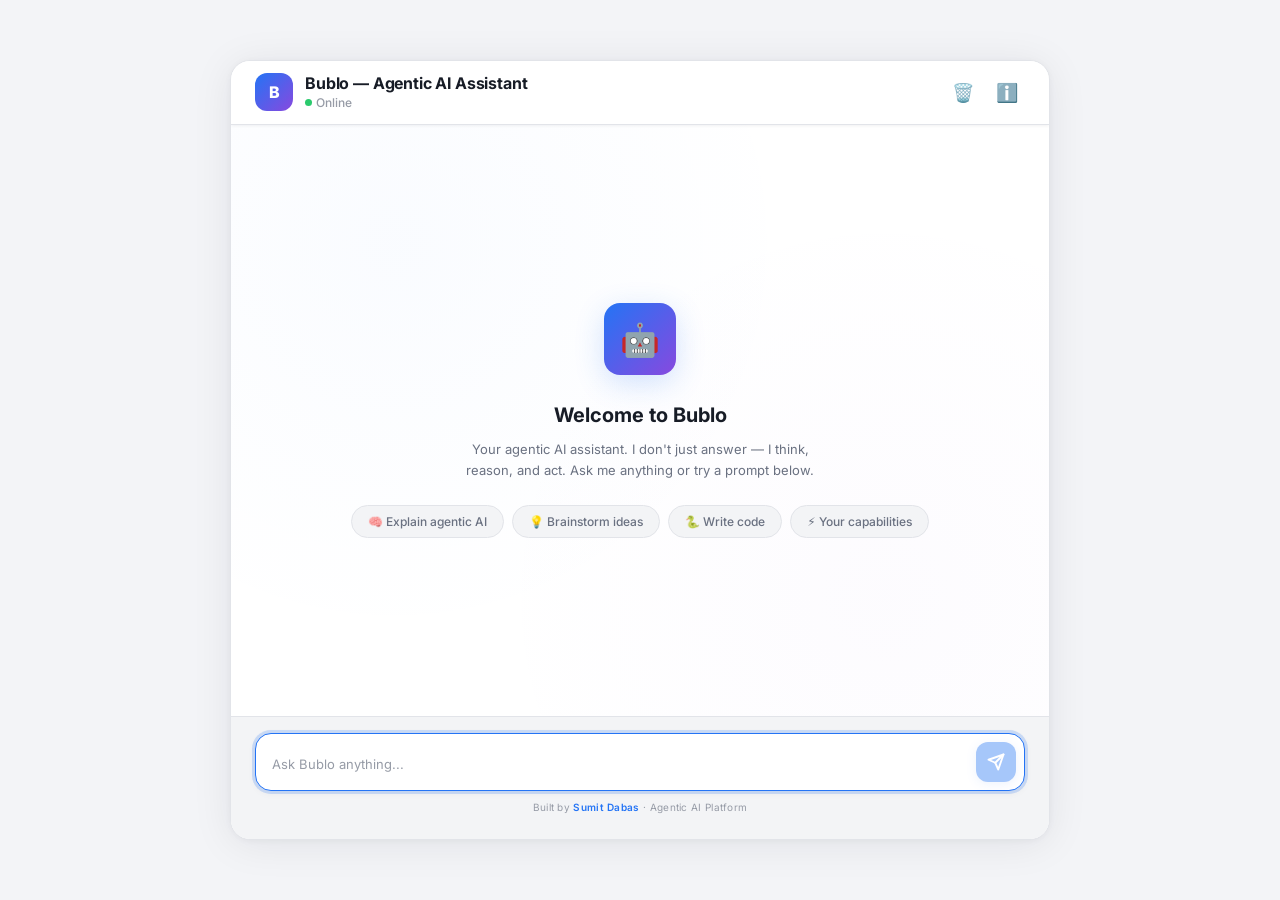
<file: bublo-chat/index.html>
<!DOCTYPE html>
<html lang="en">
<head>
  <!-- ─── Meta ──────────────────────────────────────────── -->
  <meta charset="UTF-8" />
  <meta name="viewport" content="width=device-width, initial-scale=1.0, viewport-fit=cover" />
  <title>Bublo — Your Agentic AI Assistant</title>
  <meta name="description" content="Bublo is an agentic AI assistant with real-time reasoning, multi-step task execution, and intelligent tools. Ask anything — Bublo thinks, plans, and delivers." />
  <meta name="author" content="Sumit Dabas" />

  <!-- Open Graph -->
  <meta property="og:title" content="Bublo — Your Agentic AI Assistant" />
  <meta property="og:description" content="An AI that doesn't just chat — it thinks, reasons, and acts. Try Bublo, the next-gen agentic AI assistant." />
  <meta property="og:type" content="website" />
  <meta property="og:url" content="https://chat.sumitdabas.in" />

  <!-- Favicon -->
  <link rel="icon" href="data:image/svg+xml,<svg xmlns='http://www.w3.org/2000/svg' viewBox='0 0 100 100'><text y='.9em' font-size='90'>🤖</text></svg>" />

  <!-- Stylesheet -->
  <link rel="stylesheet" href="css/styles.css" />
</head>
<body>

  <!-- ═══════════════════════════════════════════════════════
       APP WRAPPER — Centers the chat on desktop
       ═══════════════════════════════════════════════════════ -->
  <div class="app-wrapper">
    <main class="chat-app" id="chat-app">

      <!-- ── Header ──────────────────────────────────────── -->
      <header class="chat-header" id="chat-header">
        <div class="header-left">
          <div class="header-avatar" aria-hidden="true">B</div>
          <div class="header-info">
            <h1>Bublo — Agentic AI Assistant</h1>
            <div class="header-status">
              <span class="status-dot"></span>
              <span id="status-text">Online</span>
            </div>
          </div>
        </div>
        <div class="header-actions">
          <button class="header-btn" id="btn-clear" aria-label="Clear chat" title="Clear chat">
            🗑️
          </button>
          <button class="header-btn" id="btn-info" aria-label="Info" title="About Bublo">
            ℹ️
          </button>
        </div>
      </header>

      <!-- ── Chat Messages ───────────────────────────────── -->
      <div class="chat-messages" id="chat-messages">

        <!-- Welcome Screen (shown when no messages) -->
        <div class="welcome-screen" id="welcome-screen">
          <div class="welcome-icon" aria-hidden="true">🤖</div>
          <h2>Welcome to Bublo</h2>
          <p>
            Your agentic AI assistant. I don't just answer — I think, 
            reason, and act. Ask me anything or try a prompt below.
          </p>
          <div class="welcome-suggestions">
            <button class="suggestion-chip" data-message="Explain agentic AI in simple terms">
              🧠 Explain agentic AI
            </button>
            <button class="suggestion-chip" data-message="Help me brainstorm a startup idea">
              💡 Brainstorm ideas
            </button>
            <button class="suggestion-chip" data-message="Write a Python function to parse JSON from a URL">
              🐍 Write code
            </button>
            <button class="suggestion-chip" data-message="What can you do?">
              ⚡ Your capabilities
            </button>
          </div>
        </div>

      </div>

      <!-- ── Input Area ──────────────────────────────────── -->
      <div class="chat-input-area" id="chat-input-area">
        <div class="input-wrapper">
          <textarea
            id="chat-input"
            placeholder="Ask Bublo anything..."
            rows="1"
            aria-label="Chat message input"
          ></textarea>
          <button class="send-btn" id="send-btn" aria-label="Send message" disabled>
            <svg viewBox="0 0 24 24">
              <line x1="22" y1="2" x2="11" y2="13"></line>
              <polygon points="22 2 15 22 11 13 2 9 22 2"></polygon>
            </svg>
          </button>
        </div>
        <div class="powered-by">
          Built by <a href="https://sumitdabas.in" target="_blank" rel="noopener">Sumit Dabas</a> · Agentic AI Platform
        </div>
      </div>

    </main>
  </div>

  <!-- ── JavaScript ──────────────────────────────────────── -->
  <script src="js/app.js"></script>

</body>
</html>
</file>
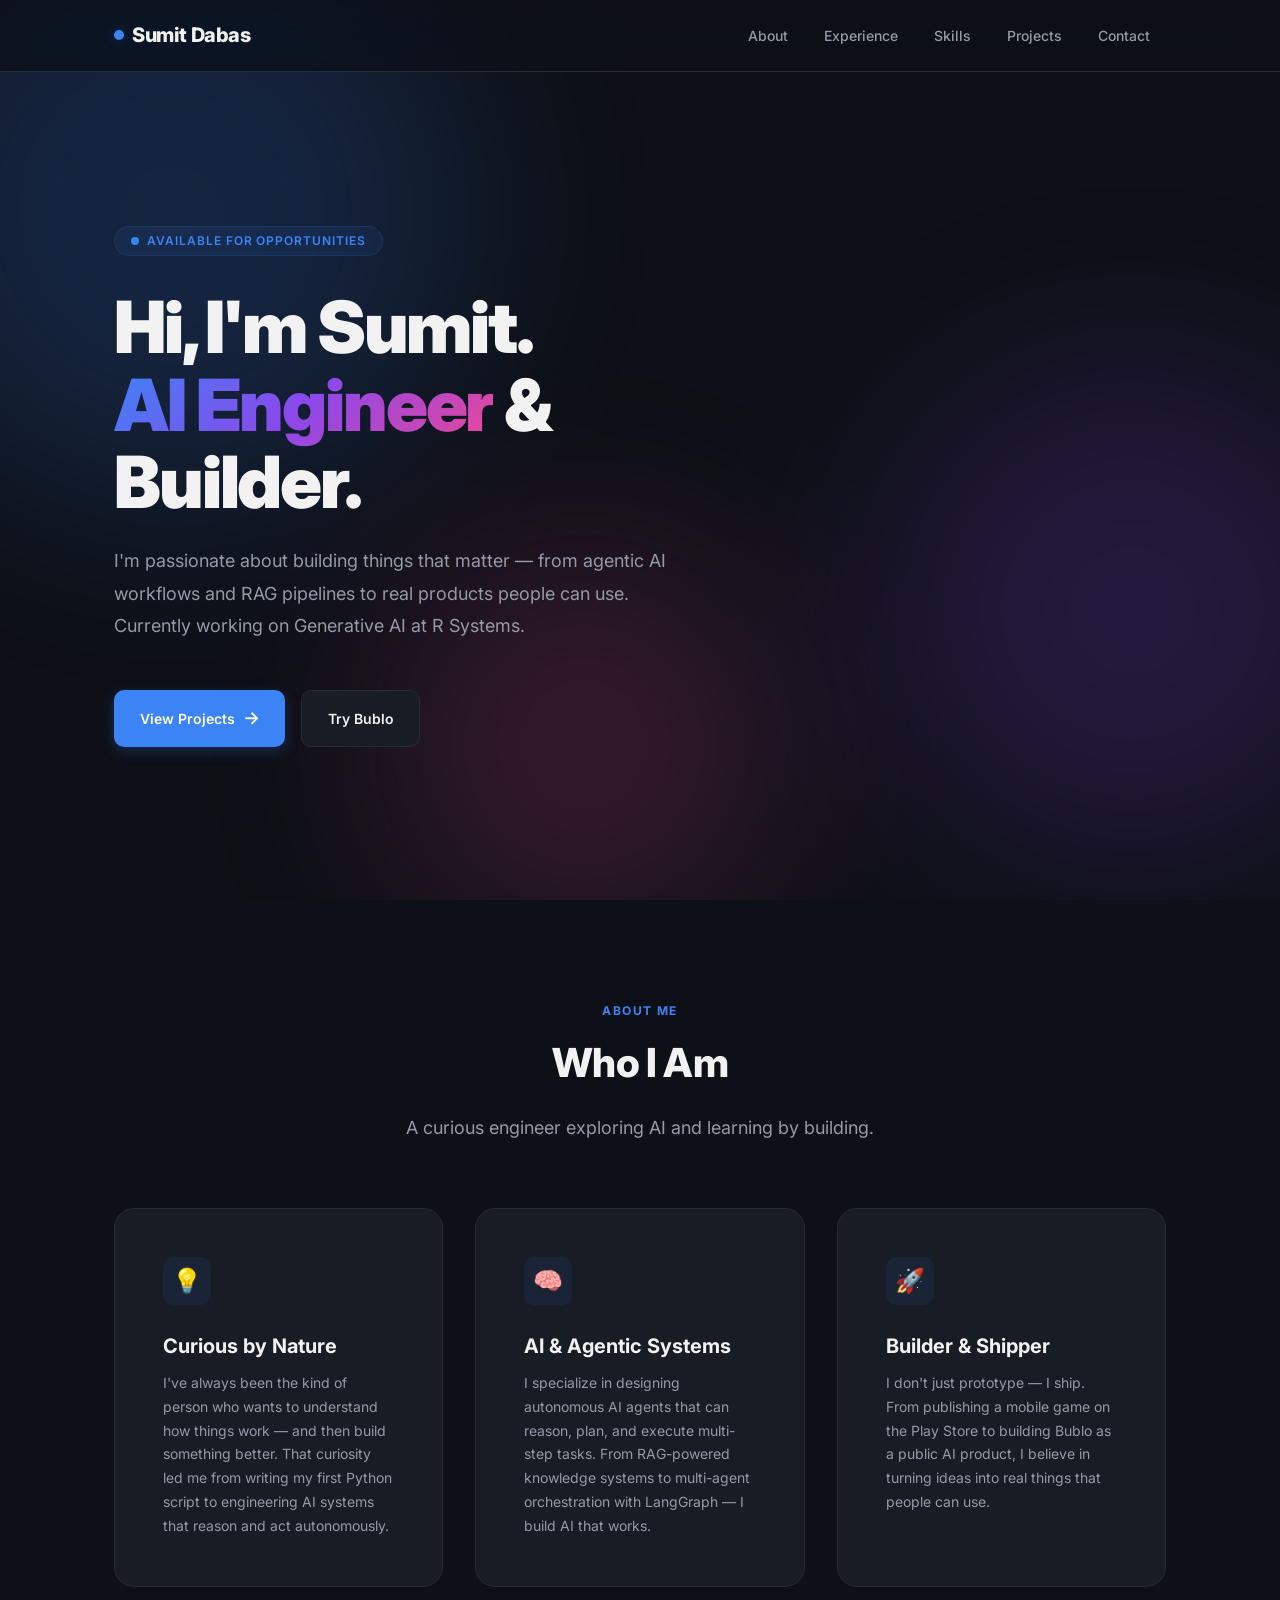
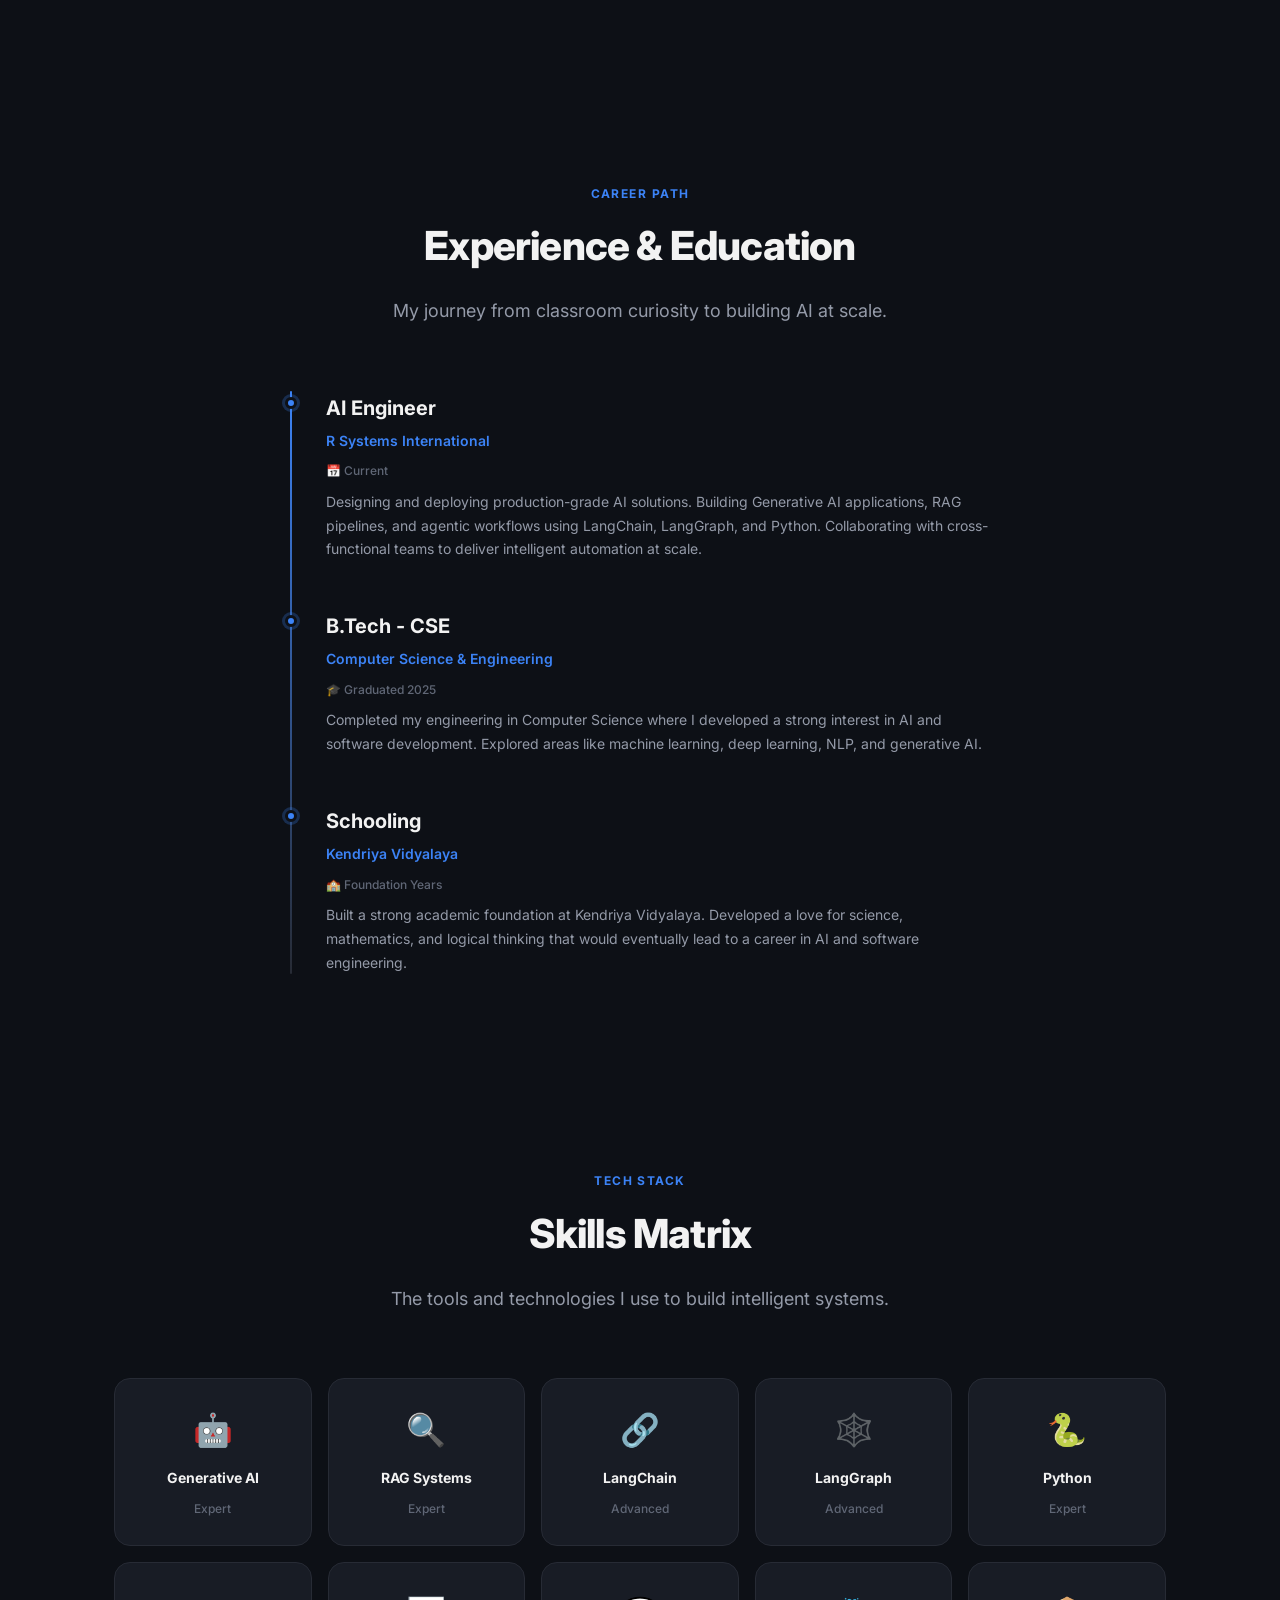
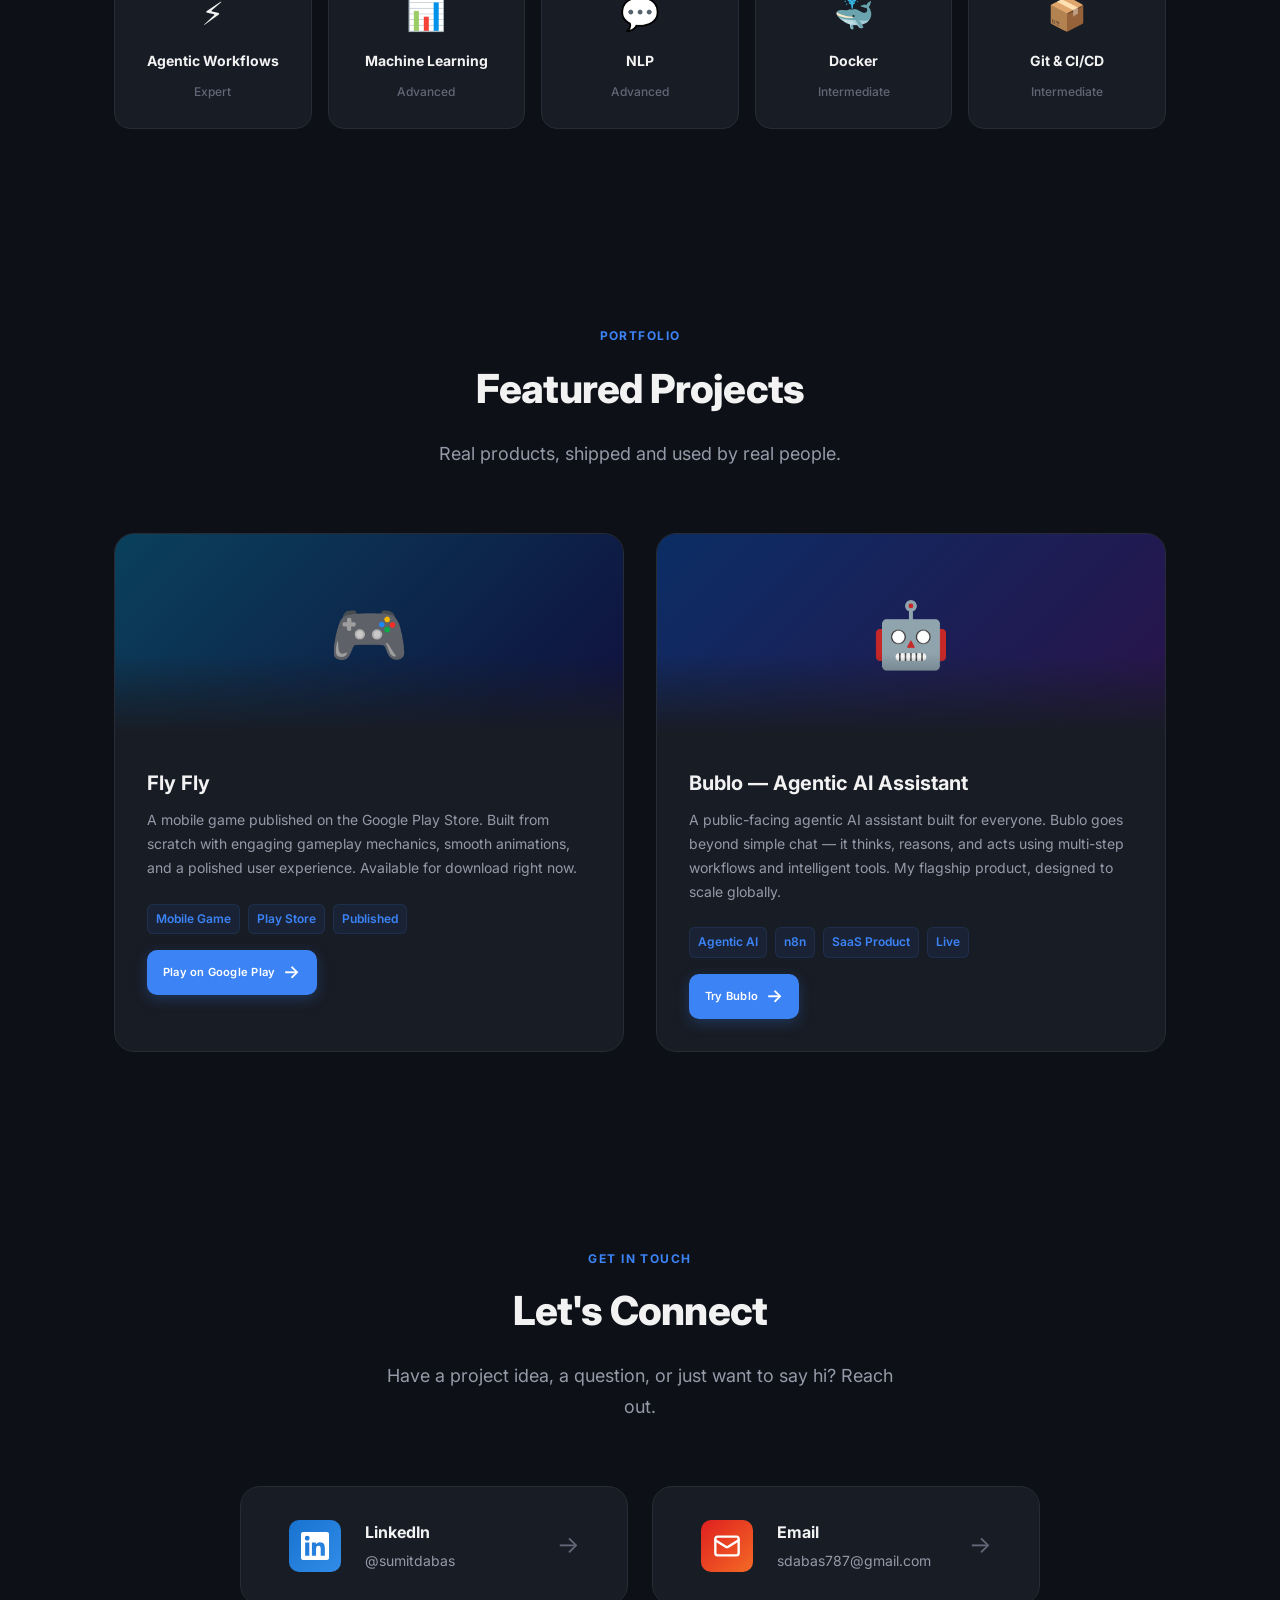
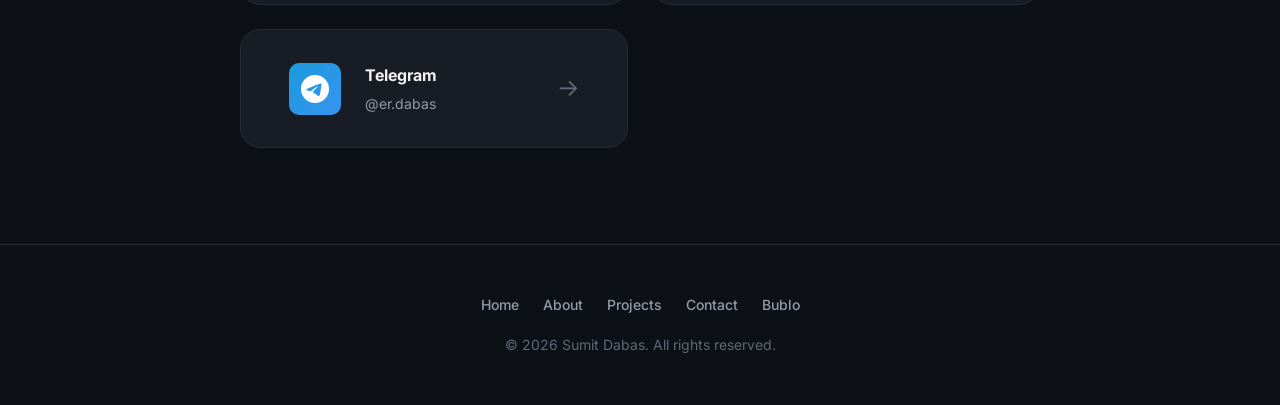
<file: portfolio/index.html>
<!DOCTYPE html>
<html lang="en">

<head>
  <!-- ─── Meta ──────────────────────────────────────────── -->
  <meta charset="UTF-8" />
  <meta name="viewport" content="width=device-width, initial-scale=1.0" />
  <title>Sumit Dabas — AI Engineer</title>
  <meta name="description"
    content="Sumit Dabas is an AI Engineer building agentic AI workflows, RAG pipelines, and intelligent products like Bublo." />
  <meta name="author" content="Sumit Dabas" />
  <meta name="keywords"
    content="Sumit Dabas, AI Engineer, Generative AI, LangChain, LangGraph, RAG, Python, Agentic Workflows, Bublo" />

  <!-- Open Graph -->
  <meta property="og:title" content="Sumit Dabas — AI Engineer" />
  <meta property="og:description"
    content="AI Engineer building agentic AI products, RAG pipelines, and intelligent automation." />
  <meta property="og:type" content="website" />
  <meta property="og:url" content="https://sumitdabas.in" />

  <!-- Favicon (emoji fallback) -->
  <link rel="icon"
    href="data:image/svg+xml,<svg xmlns='http://www.w3.org/2000/svg' viewBox='0 0 100 100'><text y='.9em' font-size='90'>⚡</text></svg>" />

  <!-- Stylesheet -->
  <link rel="stylesheet" href="css/styles.css" />
</head>

<body>

  <!-- ═══════════════════════════════════════════════════════
       ANIMATED BACKGROUND ORBS
       ═══════════════════════════════════════════════════════ -->
  <div class="bg-orbs" aria-hidden="true">
    <div class="orb"></div>
    <div class="orb"></div>
    <div class="orb"></div>
  </div>

  <!-- ═══════════════════════════════════════════════════════
       NAVIGATION
       ═══════════════════════════════════════════════════════ -->
  <nav class="navbar" id="navbar">
    <div class="container">
      <a href="#" class="nav-logo">
        <span class="logo-dot"></span>
        Sumit Dabas
      </a>

      <ul class="nav-links" id="nav-links">
        <li><a href="#about">About</a></li>
        <li><a href="#experience">Experience</a></li>
        <li><a href="#skills">Skills</a></li>
        <li><a href="#projects">Projects</a></li>
        <li><a href="#contact">Contact</a></li>
      </ul>

      <button class="nav-toggle" id="nav-toggle" aria-label="Toggle navigation">
        <span></span>
        <span></span>
        <span></span>
      </button>
    </div>
  </nav>

  <!-- ═══════════════════════════════════════════════════════
       HERO SECTION
       ═══════════════════════════════════════════════════════ -->
  <section class="hero" id="hero">
    <div class="container">
      <div class="hero-content">

        <!-- Badge -->
        <div class="hero-badge">Available for opportunities</div>

        <!-- Heading -->
        <h1>
          Hi, I'm Sumit.<br />
          <span class="gradient-text">AI Engineer</span> &<br />
          Builder.
        </h1>

        <!-- Description -->
        <p class="hero-description">
          I'm passionate about building things that matter — from agentic
          AI workflows and RAG pipelines to real products people can use.
          Currently working on Generative AI at R Systems.
        </p>

        <!-- Actions -->
        <div class="hero-actions">
          <a href="#projects" class="btn btn-primary" id="hero-cta-projects">
            View Projects
            <span class="btn-icon">→</span>
          </a>
          <a href="https://chat.sumitdabas.in" class="btn btn-secondary" id="hero-cta-bublo" target="_blank"
            rel="noopener">
            Try Bublo
          </a>
        </div>

      </div>
    </div>
  </section>

  <!-- ═══════════════════════════════════════════════════════
       ABOUT SECTION
       ═══════════════════════════════════════════════════════ -->
  <section class="section" id="about">
    <div class="container">
      <header class="section-header reveal">
        <span class="section-label">About Me</span>
        <h2 class="section-title">Who I Am</h2>
        <p class="section-subtitle">
          A curious engineer exploring AI and learning by building.
        </p>
      </header>

      <div class="about-grid">
        <!-- Card 1: Background -->
        <div class="bio-card reveal" id="about-background">
          <div class="bio-card-icon">💡</div>
          <h3>Curious by Nature</h3>
          <p>
            I've always been the kind of person who wants to understand how
            things work — and then build something better. That curiosity
            led me from writing my first Python script to engineering AI
            systems that reason and act autonomously.
          </p>
        </div>

        <!-- Card 2: AI Focus -->
        <div class="bio-card reveal" id="about-ai">
          <div class="bio-card-icon">🧠</div>
          <h3>AI & Agentic Systems</h3>
          <p>
            I specialize in designing autonomous AI agents that can reason,
            plan, and execute multi-step tasks. From RAG-powered knowledge
            systems to multi-agent orchestration with LangGraph — I build
            AI that works.
          </p>
        </div>

        <!-- Card 3: Builder -->
        <div class="bio-card reveal" id="about-builder">
          <div class="bio-card-icon">🚀</div>
          <h3>Builder & Shipper</h3>
          <p>
            I don't just prototype — I ship. From publishing a mobile game
            on the Play Store to building Bublo as a public AI product, I
            believe in turning ideas into real things that people can use.
          </p>
        </div>
      </div>
    </div>
  </section>

  <!-- ═══════════════════════════════════════════════════════
       EXPERIENCE & EDUCATION
       ═══════════════════════════════════════════════════════ -->
  <section class="section" id="experience">
    <div class="container">
      <header class="section-header reveal">
        <span class="section-label">Career Path</span>
        <h2 class="section-title">Experience & Education</h2>
        <p class="section-subtitle">
          My journey from classroom curiosity to building AI at scale.
        </p>
      </header>

      <div class="timeline reveal">
        <!-- Timeline Item 1 -->
        <div class="timeline-item" id="exp-rsystems">
          <div class="timeline-dot"></div>
          <h3>AI Engineer</h3>
          <div class="org">R Systems International</div>
          <div class="date">📅 Current</div>
          <p>
            Designing and deploying production-grade AI solutions.
            Building Generative AI applications, RAG pipelines, and
            agentic workflows using LangChain, LangGraph, and Python.
            Collaborating with cross-functional teams to deliver
            intelligent automation at scale.
          </p>
        </div>

        <!-- Timeline Item 2 -->
        <div class="timeline-item" id="exp-education">
          <div class="timeline-dot"></div>
          <h3>B.Tech - CSE</h3>
          <div class="org">Computer Science & Engineering</div>
          <div class="date">🎓 Graduated 2025</div>
          <p>
            Completed my engineering in Computer Science where I developed
            a strong interest in AI and software development. Explored
            areas like machine learning, deep learning, NLP, and generative AI.
          </p>
        </div>

        <!-- Timeline Item 3 -->
        <div class="timeline-item" id="exp-schooling">
          <div class="timeline-dot"></div>
          <h3>Schooling</h3>
          <div class="org">Kendriya Vidyalaya</div>
          <div class="date">🏫 Foundation Years</div>
          <p>
            Built a strong academic foundation at Kendriya Vidyalaya.
            Developed a love for science, mathematics, and logical
            thinking that would eventually lead to a career in AI
            and software engineering.
          </p>
        </div>
      </div>
    </div>
  </section>

  <!-- ═══════════════════════════════════════════════════════
       SKILLS MATRIX
       ═══════════════════════════════════════════════════════ -->
  <section class="section" id="skills">
    <div class="container">
      <header class="section-header reveal">
        <span class="section-label">Tech Stack</span>
        <h2 class="section-title">Skills Matrix</h2>
        <p class="section-subtitle">
          The tools and technologies I use to build intelligent systems.
        </p>
      </header>

      <div class="skills-grid reveal">
        <div class="skill-card" id="skill-genai">
          <span class="skill-icon">🤖</span>
          <h4>Generative AI</h4>
          <span class="skill-level">Expert</span>
        </div>

        <div class="skill-card" id="skill-rag">
          <span class="skill-icon">🔍</span>
          <h4>RAG Systems</h4>
          <span class="skill-level">Expert</span>
        </div>

        <div class="skill-card" id="skill-langchain">
          <span class="skill-icon">🔗</span>
          <h4>LangChain</h4>
          <span class="skill-level">Advanced</span>
        </div>

        <div class="skill-card" id="skill-langgraph">
          <span class="skill-icon">🕸️</span>
          <h4>LangGraph</h4>
          <span class="skill-level">Advanced</span>
        </div>

        <div class="skill-card" id="skill-python">
          <span class="skill-icon">🐍</span>
          <h4>Python</h4>
          <span class="skill-level">Expert</span>
        </div>

        <div class="skill-card" id="skill-agentic">
          <span class="skill-icon">⚡</span>
          <h4>Agentic Workflows</h4>
          <span class="skill-level">Expert</span>
        </div>

        <div class="skill-card" id="skill-ml">
          <span class="skill-icon">📊</span>
          <h4>Machine Learning</h4>
          <span class="skill-level">Advanced</span>
        </div>

        <div class="skill-card" id="skill-nlp">
          <span class="skill-icon">💬</span>
          <h4>NLP</h4>
          <span class="skill-level">Advanced</span>
        </div>



        <div class="skill-card" id="skill-docker">
          <span class="skill-icon">🐳</span>
          <h4>Docker</h4>
          <span class="skill-level">Intermediate</span>
        </div>

        <div class="skill-card" id="skill-git">
          <span class="skill-icon">📦</span>
          <h4>Git & CI/CD</h4>
          <span class="skill-level">Intermediate</span>
        </div>
      </div>
    </div>
  </section>

  <!-- ═══════════════════════════════════════════════════════
       PROJECTS
       ═══════════════════════════════════════════════════════ -->
  <section class="section" id="projects">
    <div class="container">
      <header class="section-header reveal">
        <span class="section-label">Portfolio</span>
        <h2 class="section-title">Featured Projects</h2>
        <p class="section-subtitle">
          Real products, shipped and used by real people.
        </p>
      </header>

      <div class="projects-grid reveal">
        <!-- Project 1: Fly Fly -->
        <article class="project-card" id="project-flyfly">
          <div class="project-card-visual fly-fly">🎮</div>
          <div class="project-card-body">
            <h3>Fly Fly</h3>
            <p>
              A mobile game published on the Google Play Store. Built from
              scratch with engaging gameplay mechanics, smooth animations,
              and a polished user experience. Available for download right now.
            </p>
            <div class="project-tags">
              <span class="project-tag">Mobile Game</span>
              <span class="project-tag">Play Store</span>
              <span class="project-tag">Published</span>
            </div>
            <a href="https://play.google.com/store/apps/details?id=com.sumit.flyfly&pli=1" target="_blank"
              rel="noopener" class="btn btn-primary project-btn" id="flyfly-playstore-btn">
              Play on Google Play
              <span class="btn-icon">→</span>
            </a>
          </div>
        </article>

        <!-- Project 2: Bublo -->
        <article class="project-card" id="project-bublo">
          <div class="project-card-visual bublo-visual">🤖</div>
          <div class="project-card-body">
            <h3>Bublo — Agentic AI Assistant</h3>
            <p>
              A public-facing agentic AI assistant built for everyone. Bublo
              goes beyond simple chat — it thinks, reasons, and acts using
              multi-step workflows and intelligent tools. My flagship product,
              designed to scale globally.
            </p>
            <div class="project-tags">
              <span class="project-tag">Agentic AI</span>
              <span class="project-tag">n8n</span>
              <span class="project-tag">SaaS Product</span>
              <span class="project-tag">Live</span>
            </div>
            <a href="https://chat.sumitdabas.in" target="_blank" rel="noopener" class="btn btn-primary project-btn"
              id="bublo-try-btn">
              Try Bublo
              <span class="btn-icon">→</span>
            </a>
          </div>
        </article>
      </div>
    </div>
  </section>

  <!-- ═══════════════════════════════════════════════════════
       CONTACT SECTION
       ═══════════════════════════════════════════════════════ -->
  <section class="section" id="contact">
    <div class="container">
      <header class="section-header reveal">
        <span class="section-label">Get in Touch</span>
        <h2 class="section-title">Let's Connect</h2>
        <p class="section-subtitle">
          Have a project idea, a question, or just want to say hi? Reach out.
        </p>
      </header>

      <div class="contact-grid reveal">
        <!-- LinkedIn -->
        <a href="https://www.linkedin.com/in/sumitdabas" target="_blank" rel="noopener" class="contact-card"
          id="contact-linkedin">
          <div class="contact-card-icon linkedin-icon">
            <svg viewBox="0 0 24 24" fill="currentColor" width="28" height="28">
              <path
                d="M20.447 20.452h-3.554v-5.569c0-1.328-.027-3.037-1.852-3.037-1.853 0-2.136 1.445-2.136 2.939v5.667H9.351V9h3.414v1.561h.046c.477-.9 1.637-1.85 3.37-1.85 3.601 0 4.267 2.37 4.267 5.455v6.286zM5.337 7.433a2.062 2.062 0 01-2.063-2.065 2.064 2.064 0 112.063 2.065zm1.782 13.019H3.555V9h3.564v11.452zM22.225 0H1.771C.792 0 0 .774 0 1.729v20.542C0 23.227.792 24 1.771 24h20.451C23.2 24 24 23.227 24 22.271V1.729C24 .774 23.2 0 22.222 0h.003z" />
            </svg>
          </div>
          <div class="contact-card-body">
            <h3>LinkedIn</h3>
            <p>@sumitdabas</p>
          </div>
          <span class="contact-arrow">→</span>
        </a>

        <!-- Email -->
        <a href="mailto:sdabas787@gmail.com" class="contact-card" id="contact-email">
          <div class="contact-card-icon email-icon">
            <svg viewBox="0 0 24 24" fill="none" stroke="currentColor" stroke-width="2" stroke-linecap="round"
              stroke-linejoin="round" width="28" height="28">
              <rect x="2" y="4" width="20" height="16" rx="2" />
              <path d="m22 7-8.97 5.7a1.94 1.94 0 0 1-2.06 0L2 7" />
            </svg>
          </div>
          <div class="contact-card-body">
            <h3>Email</h3>
            <p>sdabas787@gmail.com</p>
          </div>
          <span class="contact-arrow">→</span>
        </a>

        <!-- Telegram -->
        <a href="https://t.me/er.dabas" target="_blank" rel="noopener" class="contact-card" id="contact-telegram">
          <div class="contact-card-icon telegram-icon">
            <svg viewBox="0 0 24 24" fill="currentColor" width="28" height="28">
              <path
                d="M11.944 0A12 12 0 0 0 0 12a12 12 0 0 0 12 12 12 12 0 0 0 12-12A12 12 0 0 0 12 0a12 12 0 0 0-.056 0zm4.962 7.224c.1-.002.321.023.465.14a.506.506 0 0 1 .171.325c.016.093.036.306.02.472-.18 1.898-.962 6.502-1.36 8.627-.168.9-.499 1.201-.82 1.23-.696.065-1.225-.46-1.9-.902-1.056-.693-1.653-1.124-2.678-1.8-1.185-.78-.417-1.21.258-1.91.177-.184 3.247-2.977 3.307-3.23.007-.032.014-.15-.056-.212s-.174-.041-.249-.024c-.106.024-1.793 1.14-5.061 3.345-.48.33-.913.49-1.302.48-.428-.008-1.252-.241-1.865-.44-.752-.245-1.349-.374-1.297-.789.027-.216.325-.437.893-.663 3.498-1.524 5.83-2.529 6.998-3.014 3.332-1.386 4.025-1.627 4.476-1.635z" />
            </svg>
          </div>
          <div class="contact-card-body">
            <h3>Telegram</h3>
            <p>@er.dabas</p>
          </div>
          <span class="contact-arrow">→</span>
        </a>
      </div>
    </div>
  </section>

  <!-- ═══════════════════════════════════════════════════════
       FOOTER
       ═══════════════════════════════════════════════════════ -->
  <footer class="footer">
    <div class="container">
      <div class="footer-links">
        <a href="#hero">Home</a>
        <a href="#about">About</a>
        <a href="#projects">Projects</a>
        <a href="#contact">Contact</a>
        <a href="https://chat.sumitdabas.in" target="_blank" rel="noopener">Bublo</a>
      </div>
      <p>&copy; 2026 Sumit Dabas. All rights reserved.</p>
    </div>
  </footer>

  <!-- ═══════════════════════════════════════════════════════
       JAVASCRIPT — Inline (single-page, no build step)
       ═══════════════════════════════════════════════════════ -->
  <script>
    /**
     * ── Navigation: Scroll Shadow & Active Link ──
     */
    (() => {
      const navbar = document.getElementById('navbar');
      const sections = document.querySelectorAll('.section, .hero, .cta-section');
      const navLinks = document.querySelectorAll('.nav-links a');

      /* Add shadow on scroll */
      const onScroll = () => {
        navbar.classList.toggle('scrolled', window.scrollY > 40);

        /* Highlight active section link */
        let current = '';
        sections.forEach(sec => {
          const top = sec.offsetTop - 120;
          if (window.scrollY >= top) current = sec.getAttribute('id');
        });
        navLinks.forEach(link => {
          link.classList.toggle(
            'active',
            link.getAttribute('href') === `#${current}`
          );
        });
      };
      window.addEventListener('scroll', onScroll, { passive: true });
      onScroll();
    })();

    /**
     * ── Mobile Menu Toggle ──
     */
    (() => {
      const toggle = document.getElementById('nav-toggle');
      const links = document.getElementById('nav-links');

      toggle.addEventListener('click', () => {
        toggle.classList.toggle('active');
        links.classList.toggle('open');
      });

      /* Close menu on link click */
      links.querySelectorAll('a').forEach(link =>
        link.addEventListener('click', () => {
          toggle.classList.remove('active');
          links.classList.remove('open');
        })
      );
    })();

    /**
     * ── Scroll Reveal ──
     * Uses IntersectionObserver for performant animations.
     */
    (() => {
      const reveals = document.querySelectorAll('.reveal');
      const observer = new IntersectionObserver(
        entries => entries.forEach(entry => {
          if (entry.isIntersecting) {
            entry.target.classList.add('visible');
            observer.unobserve(entry.target);
          }
        }),
        { threshold: 0.15, rootMargin: '0px 0px -40px 0px' }
      );
      reveals.forEach(el => observer.observe(el));
    })();

    /**
     * ── Card Mouse-follow Glow ──
     */
    (() => {
      document.querySelectorAll('.bio-card').forEach(card => {
        card.addEventListener('mousemove', e => {
          const rect = card.getBoundingClientRect();
          card.style.setProperty('--mouse-x', `${e.clientX - rect.left}px`);
          card.style.setProperty('--mouse-y', `${e.clientY - rect.top}px`);
        });
      });
    })();
  </script>

</body>

</html>
</file>
<file: bublo-chat/css/styles.css>
/* ============================================================
   BUBLO — Agentic AI Assistant Chat UI
   Premium SaaS-style chat interface
   Light theme with soft grays and brand blue
   ============================================================ */

/* ── Google Fonts ─────────────────────────────────────────── */
@import url('https://fonts.googleapis.com/css2?family=Inter:wght@300;400;500;600;700;800&display=swap');

/* ── Design Tokens ────────────────────────────────────────── */
:root {
  /* Background layers */
  --clr-bg-page:       hsl(220, 20%, 96%);
  --clr-bg-app:        hsl(0, 0%, 100%);
  --clr-bg-header:     hsl(0, 0%, 100%);
  --clr-bg-input:      hsl(0, 0%, 100%);
  --clr-bg-input-area: hsl(220, 14%, 96%);

  /* Brand blue */
  --clr-brand:         hsl(217, 91%, 55%);
  --clr-brand-hover:   hsl(217, 91%, 48%);
  --clr-brand-light:   hsl(217, 91%, 95%);
  --clr-brand-glow:    hsla(217, 91%, 55%, .20);

  /* Neutrals */
  --clr-text-primary:   hsl(222, 25%, 12%);
  --clr-text-secondary: hsl(222, 10%, 46%);
  --clr-text-muted:     hsl(222, 8%, 62%);
  --clr-border:         hsl(220, 13%, 90%);
  --clr-border-focus:   var(--clr-brand);

  /* Bubbles */
  --clr-bubble-user:    var(--clr-brand);
  --clr-bubble-user-text: #fff;
  --clr-bubble-bot:     hsl(220, 14%, 95%);
  --clr-bubble-bot-text: var(--clr-text-primary);

  /* Typography */
  --ff-sans: 'Inter', system-ui, -apple-system, sans-serif;
  --fs-xs:   .75rem;
  --fs-sm:   .8125rem;
  --fs-base: .9375rem;
  --fs-md:   1rem;
  --fs-lg:   1.125rem;
  --fs-xl:   1.25rem;

  /* Spacing */
  --sp-xs:  .25rem;
  --sp-sm:  .5rem;
  --sp-md:  .75rem;
  --sp-lg:  1rem;
  --sp-xl:  1.5rem;
  --sp-2xl: 2rem;

  /* Radii */
  --radius-sm:  .5rem;
  --radius-md:  .75rem;
  --radius-lg:  1rem;
  --radius-xl:  1.25rem;
  --radius-bubble: 1.125rem;
  --radius-full: 9999px;

  /* Shadows */
  --shadow-app:    0 4px 40px hsla(222, 25%, 10%, .08),
                   0 1px 6px hsla(222, 25%, 10%, .04);
  --shadow-header: 0 1px 3px hsla(222, 25%, 10%, .06);
  --shadow-input:  0 2px 8px hsla(222, 25%, 10%, .05);
  --shadow-btn:    0 2px 10px var(--clr-brand-glow);

  /* Transitions */
  --ease-out: cubic-bezier(.22,1,.36,1);
  --dur-fast: 150ms;
  --dur-normal: 280ms;

  /* Layout */
  --header-h: 64px;
  --input-area-h: 80px;
  --app-max-w: 820px;
  --app-radius: 1.25rem;
}

/* ── Reset ────────────────────────────────────────────────── */
*,
*::before,
*::after {
  margin: 0; padding: 0;
  box-sizing: border-box;
}

html, body {
  height: 100%;
  overflow: hidden;
}

body {
  font-family: var(--ff-sans);
  font-size: var(--fs-base);
  line-height: 1.6;
  color: var(--clr-text-primary);
  background: var(--clr-bg-page);
  -webkit-font-smoothing: antialiased;
  -moz-osx-font-smoothing: grayscale;
}

/* ── App Shell ────────────────────────────────────────────── */
.app-wrapper {
  height: 100vh;
  display: flex;
  align-items: center;
  justify-content: center;
  padding: var(--sp-xl);
}

.chat-app {
  width: 100%;
  max-width: var(--app-max-w);
  height: min(88vh, 780px);
  display: flex;
  flex-direction: column;
  background: var(--clr-bg-app);
  border-radius: var(--app-radius);
  box-shadow: var(--shadow-app);
  overflow: hidden;
  border: 1px solid var(--clr-border);
  animation: appFadeIn .6s var(--ease-out) both;
}

@keyframes appFadeIn {
  from { opacity: 0; transform: translateY(16px) scale(.98); }
  to   { opacity: 1; transform: translateY(0) scale(1); }
}

/* ── Header ───────────────────────────────────────────────── */
.chat-header {
  flex-shrink: 0;
  height: var(--header-h);
  display: flex;
  align-items: center;
  justify-content: space-between;
  padding: 0 var(--sp-xl);
  background: var(--clr-bg-header);
  border-bottom: 1px solid var(--clr-border);
  box-shadow: var(--shadow-header);
  z-index: 10;
}

.header-left {
  display: flex;
  align-items: center;
  gap: var(--sp-md);
}

.header-avatar {
  width: 38px; height: 38px;
  border-radius: var(--radius-md);
  background: linear-gradient(135deg, var(--clr-brand), hsl(265,70%,58%));
  display: flex;
  align-items: center;
  justify-content: center;
  color: #fff;
  font-weight: 800;
  font-size: var(--fs-md);
  flex-shrink: 0;
}

.header-info h1 {
  font-size: var(--fs-md);
  font-weight: 700;
  line-height: 1.3;
  letter-spacing: -.01em;
}

.header-status {
  display: flex;
  align-items: center;
  gap: var(--sp-xs);
  font-size: var(--fs-xs);
  color: var(--clr-text-muted);
  font-weight: 500;
}

.status-dot {
  width: 7px; height: 7px;
  border-radius: 50%;
  background: hsl(145, 65%, 48%);
  animation: statusPulse 2s ease-in-out infinite;
}

@keyframes statusPulse {
  0%, 100% { opacity: 1; }
  50%      { opacity: .5; }
}

.header-actions {
  display: flex;
  gap: var(--sp-sm);
}

.header-btn {
  width: 36px; height: 36px;
  display: flex;
  align-items: center;
  justify-content: center;
  border: none;
  background: transparent;
  border-radius: var(--radius-sm);
  color: var(--clr-text-muted);
  font-size: var(--fs-lg);
  cursor: pointer;
  transition: background var(--dur-fast), color var(--dur-fast);
}

.header-btn:hover {
  background: var(--clr-brand-light);
  color: var(--clr-brand);
}

/* ── Chat Area ────────────────────────────────────────────── */
.chat-messages {
  flex: 1;
  overflow-y: auto;
  padding: var(--sp-xl);
  display: flex;
  flex-direction: column;
  gap: var(--sp-lg);
  scroll-behavior: smooth;
  background:
    radial-gradient(circle at 20% 20%, hsla(217,91%,55%,.025) 0%, transparent 50%),
    radial-gradient(circle at 80% 80%, hsla(265,70%,58%,.02) 0%, transparent 50%),
    var(--clr-bg-app);
}

/* Custom scrollbar */
.chat-messages::-webkit-scrollbar { width: 5px; }
.chat-messages::-webkit-scrollbar-track { background: transparent; }
.chat-messages::-webkit-scrollbar-thumb {
  background: var(--clr-border);
  border-radius: 3px;
}
.chat-messages::-webkit-scrollbar-thumb:hover {
  background: var(--clr-text-muted);
}

/* ── Welcome Screen ───────────────────────────────────────── */
.welcome-screen {
  flex: 1;
  display: flex;
  flex-direction: column;
  align-items: center;
  justify-content: center;
  text-align: center;
  padding: var(--sp-2xl);
  animation: fadeInUp .6s var(--ease-out) .2s both;
}

.welcome-icon {
  width: 72px; height: 72px;
  border-radius: var(--radius-lg);
  background: linear-gradient(135deg, var(--clr-brand), hsl(265,70%,58%));
  display: flex;
  align-items: center;
  justify-content: center;
  font-size: 2rem;
  color: #fff;
  margin-bottom: var(--sp-xl);
  box-shadow: 0 8px 30px var(--clr-brand-glow);
}

.welcome-screen h2 {
  font-size: var(--fs-xl);
  font-weight: 700;
  margin-bottom: var(--sp-sm);
}

.welcome-screen p {
  color: var(--clr-text-secondary);
  font-size: var(--fs-sm);
  max-width: 380px;
}

.welcome-suggestions {
  display: flex;
  flex-wrap: wrap;
  gap: var(--sp-sm);
  margin-top: var(--sp-xl);
  justify-content: center;
}

.suggestion-chip {
  padding: var(--sp-sm) var(--sp-lg);
  background: var(--clr-bg-input-area);
  border: 1px solid var(--clr-border);
  border-radius: var(--radius-full);
  font-size: var(--fs-xs);
  font-weight: 500;
  color: var(--clr-text-secondary);
  cursor: pointer;
  font-family: var(--ff-sans);
  transition: all var(--dur-fast) var(--ease-out);
}

.suggestion-chip:hover {
  background: var(--clr-brand-light);
  border-color: var(--clr-brand);
  color: var(--clr-brand);
  transform: translateY(-1px);
}

/* ── Message Bubbles ──────────────────────────────────────── */
.message {
  display: flex;
  gap: var(--sp-md);
  max-width: 75%;
  animation: messageFadeIn .35s var(--ease-out) both;
}

@keyframes messageFadeIn {
  from { opacity: 0; transform: translateY(8px); }
  to   { opacity: 1; transform: translateY(0); }
}

@keyframes fadeInUp {
  from { opacity: 0; transform: translateY(20px); }
  to   { opacity: 1; transform: translateY(0); }
}

/* User messages */
.message.user {
  align-self: flex-end;
  flex-direction: row-reverse;
}

.message-avatar {
  width: 32px; height: 32px;
  border-radius: var(--radius-sm);
  display: flex;
  align-items: center;
  justify-content: center;
  flex-shrink: 0;
  font-size: var(--fs-sm);
  font-weight: 700;
}

.message.bot .message-avatar {
  background: linear-gradient(135deg, var(--clr-brand), hsl(265,70%,58%));
  color: #fff;
}

.message.user .message-avatar {
  background: hsl(220, 14%, 90%);
  color: var(--clr-text-secondary);
}

.message-content {
  display: flex;
  flex-direction: column;
  gap: var(--sp-xs);
}

.message-bubble {
  padding: var(--sp-md) var(--sp-lg);
  font-size: var(--fs-sm);
  line-height: 1.65;
  word-break: break-word;
}

.message.user .message-bubble {
  background: var(--clr-bubble-user);
  color: var(--clr-bubble-user-text);
  border-radius: var(--radius-bubble) var(--radius-bubble) var(--sp-xs) var(--radius-bubble);
}

.message.bot .message-bubble {
  background: var(--clr-bubble-bot);
  color: var(--clr-bubble-bot-text);
  border-radius: var(--radius-bubble) var(--radius-bubble) var(--radius-bubble) var(--sp-xs);
}

.message-time {
  font-size: 10px;
  color: var(--clr-text-muted);
  padding: 0 var(--sp-xs);
}

.message.user .message-time { text-align: right; }

/* ── Typing Indicator ─────────────────────────────────────── */
.typing-indicator {
  display: flex;
  gap: var(--sp-md);
  max-width: 75%;
  animation: messageFadeIn .35s var(--ease-out) both;
}

.typing-bubble {
  background: var(--clr-bubble-bot);
  border-radius: var(--radius-bubble) var(--radius-bubble) var(--radius-bubble) var(--sp-xs);
  padding: var(--sp-lg) var(--sp-xl);
  display: flex;
  align-items: center;
  gap: 5px;
}

.typing-dot {
  width: 8px; height: 8px;
  border-radius: 50%;
  background: var(--clr-text-muted);
  animation: typingBounce 1.4s ease-in-out infinite;
}

.typing-dot:nth-child(2) { animation-delay: .15s; }
.typing-dot:nth-child(3) { animation-delay: .3s; }

@keyframes typingBounce {
  0%, 60%, 100% { transform: translateY(0); opacity: .4; }
  30%           { transform: translateY(-6px); opacity: 1; }
}

/* ── Streaming cursor — shown while tokens arrive ────────── */
.streaming-bubble::after {
  content: '▍';
  display: inline;
  color: var(--clr-brand);
  animation: streamCursorBlink .7s steps(1) infinite;
  margin-left: 1px;
  font-weight: 300;
}

@keyframes streamCursorBlink {
  0%, 100% { opacity: 1; }
  50%      { opacity: 0; }
}

/* ── Input Area ───────────────────────────────────────────── */
.chat-input-area {
  flex-shrink: 0;
  padding: var(--sp-lg) var(--sp-xl);
  background: var(--clr-bg-input-area);
  border-top: 1px solid var(--clr-border);
}

.input-wrapper {
  display: flex;
  align-items: flex-end;
  gap: var(--sp-md);
  background: var(--clr-bg-input);
  border: 1.5px solid var(--clr-border);
  border-radius: var(--radius-lg);
  padding: var(--sp-sm) var(--sp-sm) var(--sp-sm) var(--sp-lg);
  transition: border-color var(--dur-fast) var(--ease-out),
              box-shadow var(--dur-fast) var(--ease-out);
  box-shadow: var(--shadow-input);
}

.input-wrapper:focus-within {
  border-color: var(--clr-border-focus);
  box-shadow: 0 0 0 3px var(--clr-brand-glow), var(--shadow-input);
}

#chat-input {
  flex: 1;
  border: none;
  outline: none;
  font-family: var(--ff-sans);
  font-size: var(--fs-sm);
  line-height: 1.5;
  color: var(--clr-text-primary);
  background: transparent;
  resize: none;
  min-height: 24px;
  max-height: 120px;
  padding: var(--sp-sm) 0;
}

#chat-input::placeholder {
  color: var(--clr-text-muted);
}

.send-btn {
  width: 40px; height: 40px;
  display: flex;
  align-items: center;
  justify-content: center;
  border: none;
  border-radius: var(--radius-md);
  background: var(--clr-brand);
  color: #fff;
  font-size: var(--fs-lg);
  cursor: pointer;
  flex-shrink: 0;
  transition: all var(--dur-fast) var(--ease-out);
  box-shadow: var(--shadow-btn);
}

.send-btn:hover {
  background: var(--clr-brand-hover);
  transform: scale(1.05);
}

.send-btn:active { transform: scale(.95); }

.send-btn:disabled {
  opacity: .4;
  cursor: not-allowed;
  transform: none;
}

.send-btn svg {
  width: 18px; height: 18px;
  fill: none;
  stroke: currentColor;
  stroke-width: 2.5;
  stroke-linecap: round;
  stroke-linejoin: round;
}

/* ── Powered By ───────────────────────────────────────────── */
.powered-by {
  text-align: center;
  padding: var(--sp-sm) 0;
  font-size: 10px;
  color: var(--clr-text-muted);
  letter-spacing: .03em;
}

.powered-by a {
  color: var(--clr-brand);
  text-decoration: none;
  font-weight: 600;
}

/* ── Mobile full-screen ───────────────────────────────────── */
@media (max-width: 768px) {
  .app-wrapper {
    padding: 0;
    align-items: stretch;
  }

  .chat-app {
    max-width: 100%;
    height: 100vh;
    border-radius: 0;
    border: none;
    box-shadow: none;
  }

  .chat-header {
    padding: 0 var(--sp-lg);
  }

  .chat-messages {
    padding: var(--sp-lg);
  }

  .message { max-width: 88%; }

  .chat-input-area {
    padding: var(--sp-md) var(--sp-lg);
    /* Extra bottom padding for mobile browsers */
    padding-bottom: max(var(--sp-md), env(safe-area-inset-bottom));
  }

  .welcome-suggestions {
    flex-direction: column;
    align-items: center;
  }
}

@media (max-width: 480px) {
  .header-info h1 { font-size: var(--fs-sm); }
  .message { max-width: 92%; }
}
</file>
<file: portfolio/css/styles.css>
/* ============================================================
   SUMIT DABAS — PORTFOLIO STYLESHEET
   Modern dark-themed premium portfolio
   Design System: HSL-based palette, Inter typeface, fluid layout
   ============================================================ */

/* ── Google Fonts ─────────────────────────────────────────── */
@import url('https://fonts.googleapis.com/css2?family=Inter:wght@300;400;500;600;700;800;900&family=JetBrains+Mono:wght@400;500;600&display=swap');

/* ── Design Tokens ────────────────────────────────────────── */
:root {
  /* Brand palette */
  --clr-bg-primary:    hsl(222, 25%, 7%);
  --clr-bg-secondary:  hsl(222, 22%, 10%);
  --clr-bg-card:       hsl(222, 20%, 12%);
  --clr-bg-card-hover: hsl(222, 20%, 15%);
  --clr-border:        hsl(222, 15%, 18%);
  --clr-border-hover:  hsl(222, 15%, 28%);

  /* Accent — vivid electric blue */
  --clr-accent:        hsl(217, 91%, 60%);
  --clr-accent-glow:   hsla(217, 91%, 60%, .25);
  --clr-accent-soft:   hsla(217, 91%, 60%, .08);

  /* Secondary accent — warm amber */
  --clr-accent-2:      hsl(38, 92%, 55%);
  --clr-accent-2-glow: hsla(38, 92%, 55%, .20);

  /* Text */
  --clr-text-primary:   hsl(0, 0%, 95%);
  --clr-text-secondary: hsl(222, 10%, 62%);
  --clr-text-muted:     hsl(222, 10%, 42%);

  /* Gradients */
  --grad-hero:  linear-gradient(135deg, hsl(217,91%,60%) 0%, hsl(265,80%,60%) 50%, hsl(330,80%,60%) 100%);
  --grad-card:  linear-gradient(135deg, hsla(217,91%,60%,.12) 0%, hsla(265,80%,60%,.06) 100%);
  --grad-glow:  radial-gradient(600px circle at var(--mouse-x, 50%) var(--mouse-y, 50%),
                  hsla(217,91%,60%,.06), transparent 40%);

  /* Spacing scale */
  --sp-xs:  .25rem;
  --sp-sm:  .5rem;
  --sp-md:  1rem;
  --sp-lg:  1.5rem;
  --sp-xl:  2rem;
  --sp-2xl: 3rem;
  --sp-3xl: 4rem;
  --sp-4xl: 6rem;

  /* Typography */
  --ff-sans:  'Inter', system-ui, -apple-system, sans-serif;
  --ff-mono:  'JetBrains Mono', 'Fira Code', monospace;
  --fs-xs:    .75rem;
  --fs-sm:    .875rem;
  --fs-base:  1rem;
  --fs-md:    1.125rem;
  --fs-lg:    1.25rem;
  --fs-xl:    1.5rem;
  --fs-2xl:   2rem;
  --fs-3xl:   2.5rem;
  --fs-4xl:   3.25rem;
  --fs-hero:  clamp(2.5rem, 6vw, 4.5rem);

  /* Radii */
  --radius-sm:  .375rem;
  --radius-md:  .625rem;
  --radius-lg:  1rem;
  --radius-xl:  1.25rem;
  --radius-full: 9999px;

  /* Shadows */
  --shadow-card: 0 1px 3px hsla(0,0%,0%,.12), 0 4px 12px hsla(0,0%,0%,.08);
  --shadow-card-hover: 0 8px 30px hsla(0,0%,0%,.25);
  --shadow-glow: 0 0 40px var(--clr-accent-glow);

  /* Transitions */
  --ease-out: cubic-bezier(.22,1,.36,1);
  --dur-fast: 180ms;
  --dur-normal: 320ms;
  --dur-slow: 500ms;

  /* Layout */
  --container-max: 1100px;
  --nav-height: 72px;
}

/* ── Reset & Base ─────────────────────────────────────────── */
*,
*::before,
*::after {
  margin: 0;
  padding: 0;
  box-sizing: border-box;
}

html {
  scroll-behavior: smooth;
  scrollbar-width: thin;
  scrollbar-color: var(--clr-border) transparent;
}

body {
  font-family: var(--ff-sans);
  font-size: var(--fs-base);
  line-height: 1.7;
  color: var(--clr-text-primary);
  background: var(--clr-bg-primary);
  -webkit-font-smoothing: antialiased;
  -moz-osx-font-smoothing: grayscale;
  overflow-x: hidden;
}

a {
  color: var(--clr-accent);
  text-decoration: none;
  transition: color var(--dur-fast) var(--ease-out);
}

a:hover { color: hsl(217, 91%, 72%); }

img { display: block; max-width: 100%; }

/* ── Selection ────────────────────────────────────────────── */
::selection {
  background: var(--clr-accent);
  color: #fff;
}

/* ── Utility ──────────────────────────────────────────────── */
.container {
  width: 100%;
  max-width: var(--container-max);
  margin-inline: auto;
  padding-inline: var(--sp-lg);
}

.sr-only {
  position: absolute;
  width: 1px; height: 1px;
  padding: 0; margin: -1px;
  overflow: hidden; clip: rect(0,0,0,0);
  border: 0;
}

/* ── Animated Background Orbs ─────────────────────────────── */
.bg-orbs {
  position: fixed;
  inset: 0;
  z-index: -1;
  overflow: hidden;
  pointer-events: none;
}

.bg-orbs .orb {
  position: absolute;
  border-radius: 50%;
  filter: blur(100px);
  opacity: .18;
  animation: orbFloat 20s ease-in-out infinite alternate;
}

.bg-orbs .orb:nth-child(1) {
  width: 600px; height: 600px;
  background: var(--clr-accent);
  top: -10%; left: -10%;
  animation-duration: 25s;
}

.bg-orbs .orb:nth-child(2) {
  width: 500px; height: 500px;
  background: hsl(265, 80%, 60%);
  top: 40%; right: -8%;
  animation-duration: 30s;
  animation-delay: -5s;
}

.bg-orbs .orb:nth-child(3) {
  width: 400px; height: 400px;
  background: hsl(330, 80%, 60%);
  bottom: -5%; left: 30%;
  animation-duration: 22s;
  animation-delay: -10s;
}

@keyframes orbFloat {
  0%   { transform: translate(0, 0) scale(1); }
  33%  { transform: translate(30px, -50px) scale(1.05); }
  66%  { transform: translate(-20px, 20px) scale(.95); }
  100% { transform: translate(10px, -30px) scale(1.02); }
}

/* ── Navigation ───────────────────────────────────────────── */
.navbar {
  position: fixed;
  top: 0; left: 0; right: 0;
  height: var(--nav-height);
  display: flex;
  align-items: center;
  z-index: 1000;
  background: hsla(222, 25%, 7%, .72);
  backdrop-filter: blur(20px) saturate(180%);
  -webkit-backdrop-filter: blur(20px) saturate(180%);
  border-bottom: 1px solid var(--clr-border);
  transition: background var(--dur-normal) var(--ease-out),
              box-shadow var(--dur-normal) var(--ease-out);
}

.navbar.scrolled {
  background: hsla(222, 25%, 7%, .92);
  box-shadow: 0 4px 30px hsla(0,0%,0%,.3);
}

.navbar .container {
  display: flex;
  align-items: center;
  justify-content: space-between;
}

.nav-logo {
  font-size: var(--fs-lg);
  font-weight: 800;
  letter-spacing: -.02em;
  color: var(--clr-text-primary);
  display: flex;
  align-items: center;
  gap: var(--sp-sm);
}

.nav-logo .logo-dot {
  width: 10px; height: 10px;
  border-radius: 50%;
  background: var(--clr-accent);
  box-shadow: 0 0 12px var(--clr-accent-glow);
  animation: pulse 2s ease-in-out infinite;
}

@keyframes pulse {
  0%, 100% { opacity: 1; transform: scale(1); }
  50%      { opacity: .6; transform: scale(.85); }
}

.nav-links {
  list-style: none;
  display: flex;
  gap: var(--sp-xs);
}

.nav-links a {
  display: inline-block;
  padding: var(--sp-sm) var(--sp-md);
  font-size: var(--fs-sm);
  font-weight: 500;
  color: var(--clr-text-secondary);
  border-radius: var(--radius-md);
  transition: color var(--dur-fast) var(--ease-out),
              background var(--dur-fast) var(--ease-out);
}

.nav-links a:hover,
.nav-links a.active {
  color: var(--clr-text-primary);
  background: var(--clr-accent-soft);
}

/* Hamburger */
.nav-toggle {
  display: none;
  flex-direction: column;
  gap: 5px;
  background: none;
  border: none;
  cursor: pointer;
  padding: var(--sp-sm);
}

.nav-toggle span {
  width: 24px; height: 2px;
  background: var(--clr-text-primary);
  border-radius: 2px;
  transition: transform var(--dur-normal) var(--ease-out),
              opacity var(--dur-fast);
}

.nav-toggle.active span:nth-child(1) { transform: translateY(7px) rotate(45deg); }
.nav-toggle.active span:nth-child(2) { opacity: 0; }
.nav-toggle.active span:nth-child(3) { transform: translateY(-7px) rotate(-45deg); }

/* ── Hero Section ─────────────────────────────────────────── */
.hero {
  min-height: 100vh;
  display: flex;
  align-items: center;
  padding-top: var(--nav-height);
  position: relative;
}

.hero-content {
  max-width: 720px;
}

.hero-badge {
  display: inline-flex;
  align-items: center;
  gap: var(--sp-sm);
  padding: var(--sp-xs) var(--sp-md);
  background: var(--clr-accent-soft);
  border: 1px solid hsla(217,91%,60%,.15);
  border-radius: var(--radius-full);
  font-size: var(--fs-xs);
  font-weight: 600;
  color: var(--clr-accent);
  text-transform: uppercase;
  letter-spacing: .08em;
  margin-bottom: var(--sp-xl);
  animation: fadeInUp .8s var(--ease-out) both;
}

.hero-badge::before {
  content: '';
  width: 8px; height: 8px;
  border-radius: 50%;
  background: var(--clr-accent);
  animation: pulse 2s ease-in-out infinite;
}

.hero h1 {
  font-size: var(--fs-hero);
  font-weight: 900;
  line-height: 1.08;
  letter-spacing: -.03em;
  margin-bottom: var(--sp-lg);
  animation: fadeInUp .8s var(--ease-out) .15s both;
}

.hero h1 .gradient-text {
  background: var(--grad-hero);
  -webkit-background-clip: text;
  -webkit-text-fill-color: transparent;
  background-clip: text;
}

.hero-description {
  font-size: var(--fs-md);
  color: var(--clr-text-secondary);
  line-height: 1.8;
  max-width: 560px;
  margin-bottom: var(--sp-2xl);
  animation: fadeInUp .8s var(--ease-out) .3s both;
}

.hero-actions {
  display: flex;
  flex-wrap: wrap;
  gap: var(--sp-md);
  animation: fadeInUp .8s var(--ease-out) .45s both;
}

/* ── Buttons ──────────────────────────────────────────────── */
.btn {
  display: inline-flex;
  align-items: center;
  gap: var(--sp-sm);
  padding: .8rem 1.6rem;
  font-family: var(--ff-sans);
  font-size: var(--fs-sm);
  font-weight: 600;
  border: none;
  border-radius: var(--radius-md);
  cursor: pointer;
  transition: all var(--dur-normal) var(--ease-out);
  text-decoration: none;
}

.btn-primary {
  background: var(--clr-accent);
  color: #fff;
  box-shadow: 0 4px 14px var(--clr-accent-glow);
}

.btn-primary:hover {
  background: hsl(217, 91%, 55%);
  transform: translateY(-2px);
  box-shadow: 0 8px 25px var(--clr-accent-glow);
  color: #fff;
}

.btn-secondary {
  background: var(--clr-bg-card);
  color: var(--clr-text-primary);
  border: 1px solid var(--clr-border);
}

.btn-secondary:hover {
  background: var(--clr-bg-card-hover);
  border-color: var(--clr-border-hover);
  transform: translateY(-2px);
  color: var(--clr-text-primary);
}

.btn-icon {
  font-size: var(--fs-md);
  transition: transform var(--dur-fast) var(--ease-out);
}

.btn:hover .btn-icon { transform: translateX(3px); }

/* ── Section Styling ──────────────────────────────────────── */
.section {
  padding: var(--sp-4xl) 0;
  position: relative;
}

.section-header {
  text-align: center;
  margin-bottom: var(--sp-3xl);
}

.section-label {
  display: inline-block;
  font-size: var(--fs-xs);
  font-weight: 700;
  letter-spacing: .12em;
  text-transform: uppercase;
  color: var(--clr-accent);
  margin-bottom: var(--sp-sm);
}

.section-title {
  font-size: var(--fs-3xl);
  font-weight: 800;
  letter-spacing: -.02em;
  margin-bottom: var(--sp-md);
}

.section-subtitle {
  font-size: var(--fs-md);
  color: var(--clr-text-secondary);
  max-width: 520px;
  margin-inline: auto;
}

/* ── About / Bio Cards ────────────────────────────────────── */
.about-grid {
  display: grid;
  grid-template-columns: repeat(auto-fit, minmax(320px, 1fr));
  gap: var(--sp-xl);
}

.bio-card {
  background: var(--clr-bg-card);
  border: 1px solid var(--clr-border);
  border-radius: var(--radius-xl);
  padding: var(--sp-2xl);
  position: relative;
  overflow: hidden;
  transition: transform var(--dur-normal) var(--ease-out),
              border-color var(--dur-normal) var(--ease-out),
              box-shadow var(--dur-normal) var(--ease-out);
}

.bio-card::before {
  content: '';
  position: absolute;
  inset: 0;
  background: var(--grad-glow);
  opacity: 0;
  transition: opacity var(--dur-slow);
  pointer-events: none;
}

.bio-card:hover {
  transform: translateY(-4px);
  border-color: var(--clr-border-hover);
  box-shadow: var(--shadow-card-hover);
}

.bio-card:hover::before { opacity: 1; }

.bio-card-icon {
  width: 48px; height: 48px;
  display: flex; align-items: center; justify-content: center;
  border-radius: var(--radius-md);
  background: var(--clr-accent-soft);
  font-size: var(--fs-xl);
  margin-bottom: var(--sp-lg);
}

.bio-card h3 {
  font-size: var(--fs-lg);
  font-weight: 700;
  margin-bottom: var(--sp-sm);
}

.bio-card p {
  color: var(--clr-text-secondary);
  font-size: var(--fs-sm);
  line-height: 1.7;
}

.bio-card .meta {
  margin-top: var(--sp-md);
  font-size: var(--fs-xs);
  color: var(--clr-text-muted);
  font-weight: 500;
}

/* ── Timeline (Experience & Education) ────────────────────── */
.timeline {
  position: relative;
  max-width: 700px;
  margin-inline: auto;
  padding-left: 36px;
}

.timeline::before {
  content: '';
  position: absolute;
  left: 0; top: 0; bottom: 0;
  width: 2px;
  background: linear-gradient(to bottom, var(--clr-accent), var(--clr-border));
  border-radius: 2px;
}

.timeline-item {
  position: relative;
  padding-bottom: var(--sp-2xl);
}

.timeline-item:last-child { padding-bottom: 0; }

.timeline-dot {
  position: absolute;
  left: -41px; top: 6px;
  width: 12px; height: 12px;
  border-radius: 50%;
  background: var(--clr-accent);
  border: 3px solid var(--clr-bg-primary);
  box-shadow: 0 0 0 3px var(--clr-accent-glow);
}

.timeline-item h3 {
  font-size: var(--fs-lg);
  font-weight: 700;
  margin-bottom: var(--sp-xs);
}

.timeline-item .org {
  font-size: var(--fs-sm);
  color: var(--clr-accent);
  font-weight: 600;
  margin-bottom: var(--sp-xs);
}

.timeline-item .date {
  display: inline-flex;
  align-items: center;
  gap: var(--sp-xs);
  font-size: var(--fs-xs);
  color: var(--clr-text-muted);
  font-weight: 500;
  margin-bottom: var(--sp-sm);
}

.timeline-item p {
  font-size: var(--fs-sm);
  color: var(--clr-text-secondary);
  line-height: 1.7;
}

/* ── Skills Matrix ────────────────────────────────────────── */
.skills-grid {
  display: grid;
  grid-template-columns: repeat(auto-fill, minmax(170px, 1fr));
  gap: var(--sp-md);
}

.skill-card {
  background: var(--clr-bg-card);
  border: 1px solid var(--clr-border);
  border-radius: var(--radius-lg);
  padding: var(--sp-lg) var(--sp-md);
  text-align: center;
  transition: all var(--dur-normal) var(--ease-out);
  position: relative;
  overflow: hidden;
}

.skill-card::after {
  content: '';
  position: absolute;
  bottom: 0; left: 0; right: 0;
  height: 3px;
  background: var(--grad-hero);
  transform: scaleX(0);
  transform-origin: left;
  transition: transform var(--dur-normal) var(--ease-out);
}

.skill-card:hover {
  transform: translateY(-4px);
  border-color: var(--clr-accent);
  box-shadow: var(--shadow-glow);
}

.skill-card:hover::after { transform: scaleX(1); }

.skill-icon {
  font-size: 2rem;
  margin-bottom: var(--sp-sm);
  display: block;
}

.skill-card h4 {
  font-size: var(--fs-sm);
  font-weight: 700;
  margin-bottom: var(--sp-xs);
}

.skill-card .skill-level {
  font-size: var(--fs-xs);
  color: var(--clr-text-muted);
  font-weight: 500;
}

/* ── Projects ─────────────────────────────────────────────── */
.projects-grid {
  display: grid;
  grid-template-columns: repeat(auto-fit, minmax(340px, 1fr));
  gap: var(--sp-xl);
}

.project-card {
  background: var(--clr-bg-card);
  border: 1px solid var(--clr-border);
  border-radius: var(--radius-xl);
  overflow: hidden;
  transition: all var(--dur-normal) var(--ease-out);
  position: relative;
}

.project-card:hover {
  transform: translateY(-6px);
  border-color: var(--clr-border-hover);
  box-shadow: var(--shadow-card-hover);
}

.project-card-visual {
  height: 200px;
  display: flex;
  align-items: center;
  justify-content: center;
  font-size: 4rem;
  position: relative;
  overflow: hidden;
}

.project-card-visual.fly-fly {
  background: linear-gradient(135deg, hsl(200,80%,20%) 0%, hsl(240,60%,15%) 100%);
}

.project-card-visual.bublo-visual {
  background: linear-gradient(135deg, hsl(217,80%,22%) 0%, hsl(265,60%,18%) 100%);
}

.project-card-visual::after {
  content: '';
  position: absolute;
  inset: 0;
  background: linear-gradient(to bottom, transparent 60%, var(--clr-bg-card));
}

.project-card-body {
  padding: var(--sp-xl);
}

.project-card-body h3 {
  font-size: var(--fs-lg);
  font-weight: 700;
  margin-bottom: var(--sp-sm);
}

.project-card-body p {
  font-size: var(--fs-sm);
  color: var(--clr-text-secondary);
  line-height: 1.7;
  margin-bottom: var(--sp-lg);
}

.project-tags {
  display: flex;
  flex-wrap: wrap;
  gap: var(--sp-sm);
}

.project-tag {
  padding: var(--sp-xs) var(--sp-sm);
  font-size: var(--fs-xs);
  font-weight: 600;
  border-radius: var(--radius-sm);
  background: var(--clr-accent-soft);
  color: var(--clr-accent);
  border: 1px solid hsla(217,91%,60%,.12);
}

.project-btn {
  margin-top: var(--sp-md);
  padding: .45rem 1rem;
  font-size: .7rem;
  width: fit-content;
  letter-spacing: .02em;
}

/* ── Contact Section ──────────────────────────────────────── */
.contact-grid {
  display: grid;
  grid-template-columns: repeat(auto-fit, minmax(300px, 1fr));
  gap: var(--sp-lg);
  max-width: 800px;
  margin-inline: auto;
}

.contact-card {
  display: flex;
  align-items: center;
  gap: var(--sp-lg);
  background: var(--clr-bg-card);
  border: 1px solid var(--clr-border);
  border-radius: var(--radius-xl);
  padding: var(--sp-xl) var(--sp-2xl);
  text-decoration: none;
  color: var(--clr-text-primary);
  transition: all var(--dur-normal) var(--ease-out);
  position: relative;
  overflow: hidden;
}

.contact-card::before {
  content: '';
  position: absolute;
  inset: 0;
  background: var(--grad-glow);
  opacity: 0;
  transition: opacity var(--dur-slow);
  pointer-events: none;
}

.contact-card:hover {
  transform: translateY(-4px);
  border-color: var(--clr-border-hover);
  box-shadow: var(--shadow-card-hover);
  color: var(--clr-text-primary);
}

.contact-card:hover::before { opacity: 1; }

.contact-card-icon {
  width: 52px; height: 52px;
  display: flex;
  align-items: center;
  justify-content: center;
  border-radius: var(--radius-md);
  flex-shrink: 0;
  color: #fff;
}

.contact-card-icon.linkedin-icon {
  background: linear-gradient(135deg, hsl(210,80%,45%), hsl(210,80%,55%));
}

.contact-card-icon.email-icon {
  background: linear-gradient(135deg, hsl(0,75%,50%), hsl(20,90%,55%));
}

.contact-card-icon.telegram-icon {
  background: linear-gradient(135deg, hsl(200,80%,48%), hsl(210,85%,58%));
}

.contact-card-body {
  flex: 1;
  min-width: 0;
}

.contact-card-body h3 {
  font-size: var(--fs-base);
  font-weight: 700;
  margin-bottom: 2px;
}

.contact-card-body p {
  font-size: var(--fs-sm);
  color: var(--clr-text-secondary);
  white-space: nowrap;
  overflow: hidden;
  text-overflow: ellipsis;
}

.contact-arrow {
  font-size: var(--fs-xl);
  color: var(--clr-text-muted);
  transition: transform var(--dur-normal) var(--ease-out),
              color var(--dur-normal) var(--ease-out);
  flex-shrink: 0;
}

.contact-card:hover .contact-arrow {
  transform: translateX(4px);
  color: var(--clr-accent);
}

/* ── CTA Section ──────────────────────────────────────────── */
.cta-section {
  text-align: center;
  padding: var(--sp-4xl) 0;
}

.cta-box {
  background: var(--grad-card);
  border: 1px solid var(--clr-border);
  border-radius: var(--radius-xl);
  padding: var(--sp-3xl) var(--sp-xl);
  position: relative;
  overflow: hidden;
}

.cta-box::before {
  content: '';
  position: absolute;
  top: -50%; left: -50%;
  width: 200%; height: 200%;
  background: radial-gradient(circle, var(--clr-accent-glow) 0%, transparent 50%);
  animation: rotateSlow 15s linear infinite;
  opacity: .4;
}

@keyframes rotateSlow {
  from { transform: rotate(0deg); }
  to   { transform: rotate(360deg); }
}

.cta-box h2 {
  font-size: var(--fs-2xl);
  font-weight: 800;
  margin-bottom: var(--sp-md);
  position: relative;
}

.cta-box p {
  font-size: var(--fs-md);
  color: var(--clr-text-secondary);
  margin-bottom: var(--sp-2xl);
  max-width: 480px;
  margin-inline: auto;
  position: relative;
}

.cta-box .btn { position: relative; }

/* ── Footer ───────────────────────────────────────────────── */
.footer {
  border-top: 1px solid var(--clr-border);
  padding: var(--sp-2xl) 0;
  text-align: center;
}

.footer p {
  font-size: var(--fs-sm);
  color: var(--clr-text-muted);
}

.footer-links {
  display: flex;
  justify-content: center;
  gap: var(--sp-lg);
  margin-bottom: var(--sp-md);
}

.footer-links a {
  font-size: var(--fs-sm);
  color: var(--clr-text-secondary);
  font-weight: 500;
}

.footer-links a:hover { color: var(--clr-accent); }

/* ── Animations ───────────────────────────────────────────── */
@keyframes fadeInUp {
  from { opacity: 0; transform: translateY(24px); }
  to   { opacity: 1; transform: translateY(0); }
}

/* Scroll-reveal utility */
.reveal {
  opacity: 0;
  transform: translateY(30px);
  transition: opacity var(--dur-slow) var(--ease-out),
              transform var(--dur-slow) var(--ease-out);
}

.reveal.visible {
  opacity: 1;
  transform: translateY(0);
}

/* ── Responsive ───────────────────────────────────────────── */
@media (max-width: 768px) {
  :root {
    --nav-height: 64px;
    --fs-hero: 2.2rem;
    --fs-3xl: 1.8rem;
    --fs-2xl: 1.5rem;
    --sp-4xl: 3.5rem;
  }

  /* Mobile nav */
  .nav-toggle { display: flex; }

  .nav-links {
    position: fixed;
    top: var(--nav-height);
    left: 0; right: 0; bottom: 0;
    flex-direction: column;
    background: hsla(222,25%,7%,.96);
    backdrop-filter: blur(20px);
    padding: var(--sp-xl);
    gap: var(--sp-xs);
    transform: translateX(100%);
    transition: transform var(--dur-normal) var(--ease-out);
  }

  .nav-links.open { transform: translateX(0); }

  .nav-links a {
    font-size: var(--fs-md);
    padding: var(--sp-md);
    border-radius: var(--radius-md);
  }

  .about-grid { grid-template-columns: 1fr; }
  .projects-grid { grid-template-columns: 1fr; }
  .skills-grid { grid-template-columns: repeat(2, 1fr); }
  .contact-grid { grid-template-columns: 1fr; }

  .hero-actions { flex-direction: column; }
  .btn { width: 100%; justify-content: center; }
}

@media (max-width: 480px) {
  .skills-grid { grid-template-columns: repeat(2, 1fr); }
  .container { padding-inline: var(--sp-md); }
  .contact-card { padding: var(--sp-lg); }
}
</file>
